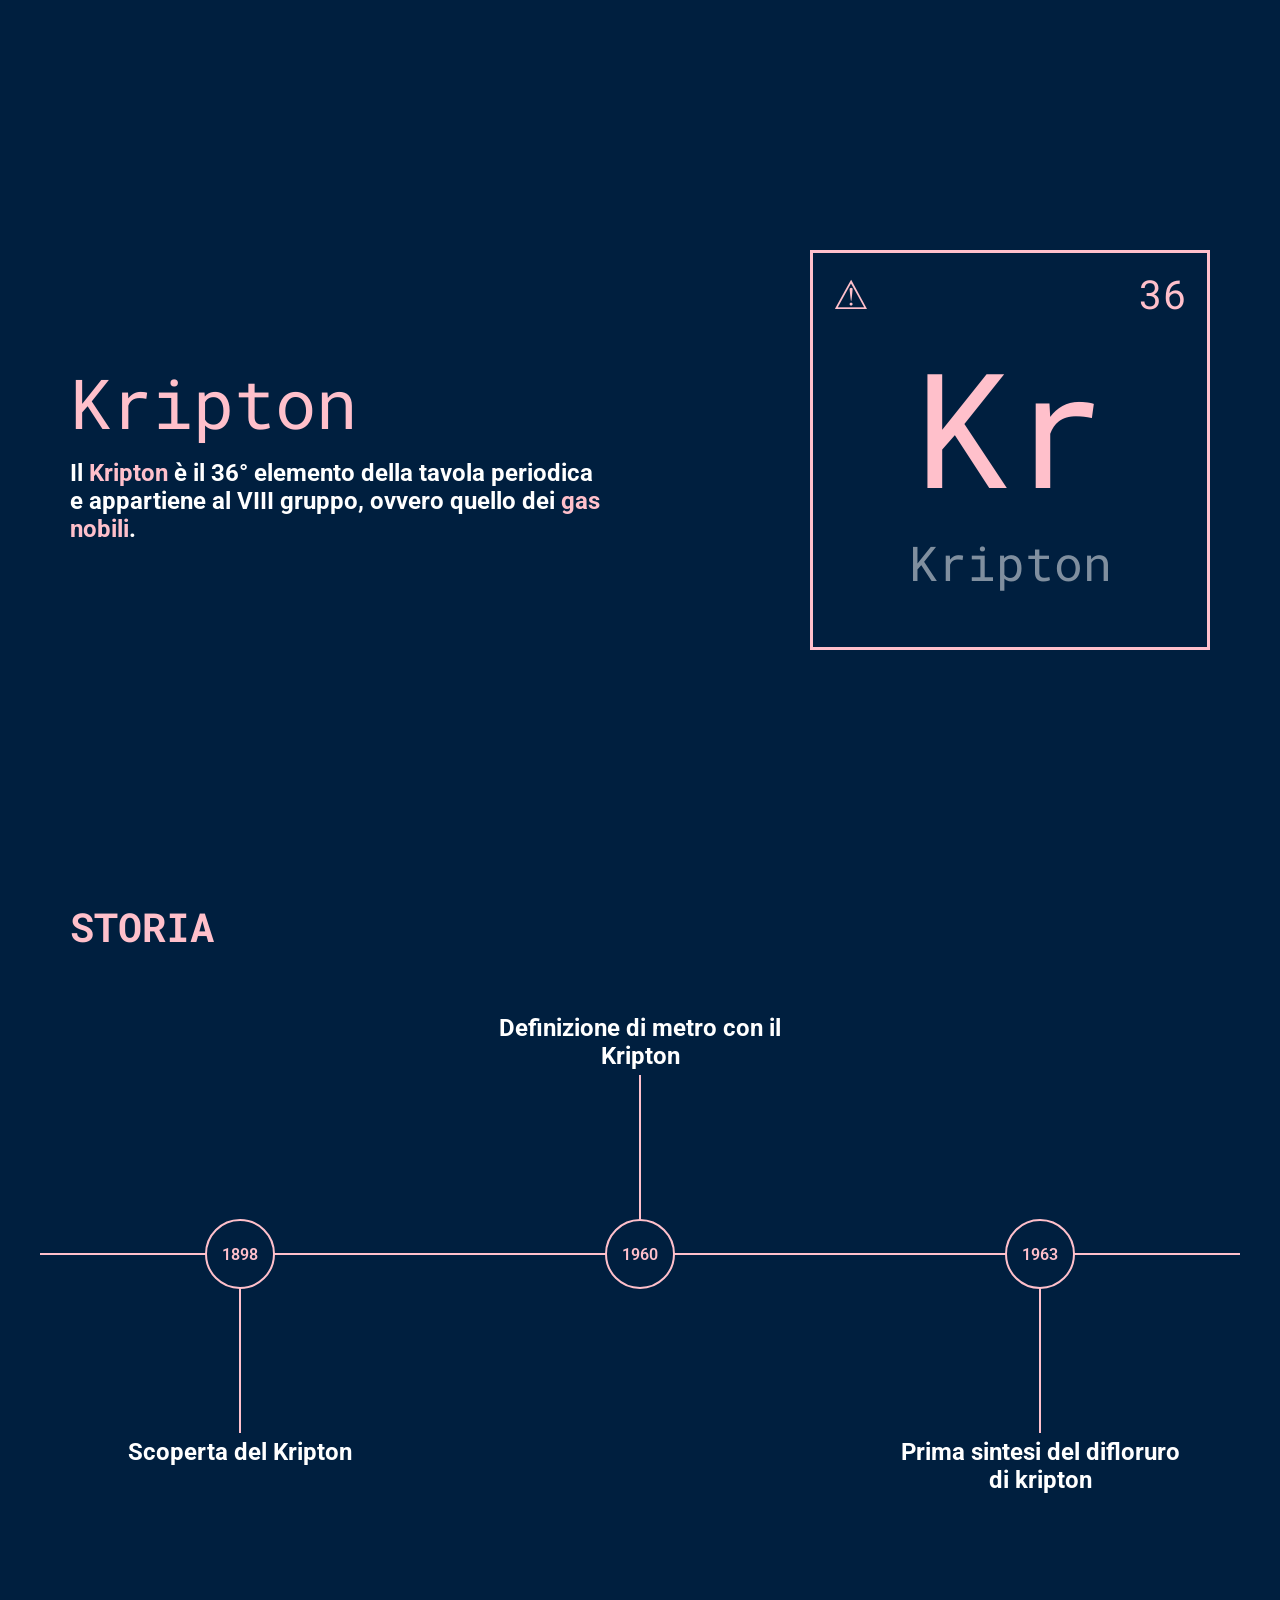
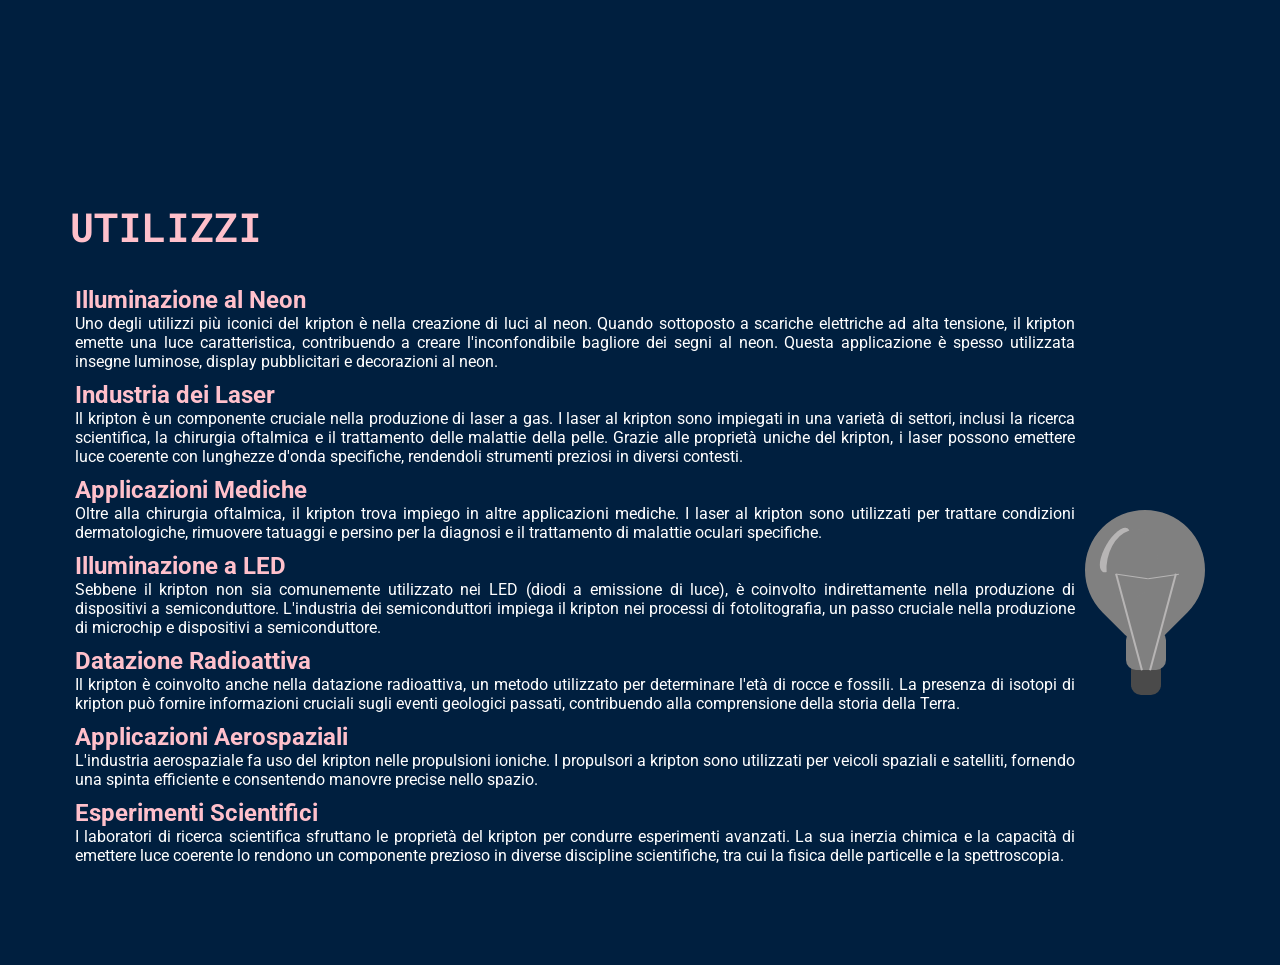
<file: index.html>
<!DOCTYPE html>
<html lang="en">
<head>
    <meta charset="UTF-8">
    <meta name="viewport" content="width=device-width, initial-scale=1.0">
    <link rel="stylesheet" href="style.css">
    <link rel="shortcut icon" href="./images/favicon.jpg" type="image/x-icon">
    <title>Kripton</title>
</head>
<body>
    <header id="navbar">
        <div class="title font3">
            <p>Kripton</p>
        </div>
        <nav class="font2">
            <ul>
                <li>
                    <a href="#info">
                        <h3>Info</h3>
                    </a>
                </li>
                <li>
                    <a href="#storia">
                        <h3>Storia</h3>
                    </a>
                </li>
                <li>
                    <a href="#utilizzi">
                        <h3>Utilizzi</h3>
                    </a>
                </li>
            </ul>            
        </nav>
    </header>
    <div class="superContainer">
        <div class="info" id="info">
            <section class="font2 description">
                <p class="font3 desT">Kripton</p>
                <h2>Il <span class="pink" onclick="openPopUp1()">Kripton</span> è il 36° elemento della tavola periodica <br>e appartiene al VIII gruppo, ovvero quello dei <span class="pink" onclick="openPopUp2()">gas nobili</span>.</h2>
            </section>
            <div class="cardContainer">
                <section class="kriptonCard font3">
                    <div class="infoEle">
                        <div class="warning" onclick="openPopUp3()">&#9888</div>
                        <p class="atomicNum">36</p>
                    </div>
                    <p class="element">Kr</p>
                    <p class="elementName">Kripton</p>
                </section>
            </div>
        </div>
        <div class="storia font2" id="storia">
            <h1 class="subtitle font3">STORIA</h1>
            <div class="pt2">
                
                <div class="data1">
                    <div class="line"></div>
                    <div class="circle" onclick="openPopUp4()">1898</div>
                    <div class="line"></div>
                    <div class="image1">
                        <div class="vline"></div>
                        <h2>Scoperta del Kripton</h2>
                    </div>
                </div>                
                <div class="data2">
                    <div class="image2">
                        <h2>Definizione di metro con il Kripton</h2>
                        <div class="vline"></div>
                    </div>
                    <div class="line"></div>
                    <div class="circle" onclick="openPopUp5()">1960</div>
                    <div class="line"></div>
                </div>
                <div class="data3">
                    <div class="line"></div>
                    <div class="circle" onclick="openPopUp6()">1963</div>
                    <div class="line"></div>
                    <div class="image3">
                        <div class="vline"></div>
                        <h2>Prima sintesi del difloruro di kripton</h2>
                    </div>
                </div> 
            </div>
            
        </div>
        <div class="utilizzi" id="utilizzi">
            <h1 class="subtitle font3">UTILIZZI</h1>
            <div class="textUtilizzi font2">
                <div class="mappaconcettuale">
                    <h2>Illuminazione al Neon</h2>
                    Uno degli utilizzi più iconici del kripton è nella creazione di luci al neon. Quando sottoposto a scariche elettriche ad alta tensione, il kripton emette una luce caratteristica, contribuendo a creare l'inconfondibile bagliore dei segni al neon. Questa applicazione è spesso utilizzata insegne luminose, display pubblicitari e decorazioni al neon.

                    <h2>Industria dei Laser</h2>
                    Il kripton è un componente cruciale nella produzione di laser a gas. I laser al kripton sono impiegati in una varietà di settori, inclusi la ricerca scientifica, la chirurgia oftalmica e il trattamento delle malattie della pelle. Grazie alle proprietà uniche del kripton, i laser possono emettere luce coerente con lunghezze d'onda specifiche, rendendoli strumenti preziosi in diversi contesti.

                    <h2>Applicazioni Mediche</h2>
                    Oltre alla chirurgia oftalmica, il kripton trova impiego in altre applicazioni mediche. I laser al kripton sono utilizzati per trattare condizioni dermatologiche, rimuovere tatuaggi e persino per la diagnosi e il trattamento di malattie oculari specifiche.

                    <h2>Illuminazione a LED</h2>
                    Sebbene il kripton non sia comunemente utilizzato nei LED (diodi a emissione di luce), è coinvolto indirettamente nella produzione di dispositivi a semiconduttore. L'industria dei semiconduttori impiega il kripton nei processi di fotolitografia, un passo cruciale nella produzione di microchip e dispositivi a semiconduttore.

                    <h2>Datazione Radioattiva</h2>
                    Il kripton è coinvolto anche nella datazione radioattiva, un metodo utilizzato per determinare l'età di rocce e fossili. La presenza di isotopi di kripton può fornire informazioni cruciali sugli eventi geologici passati, contribuendo alla comprensione della storia della Terra.

                    <h2>Applicazioni Aerospaziali</h2>
                    L'industria aerospaziale fa uso del kripton nelle propulsioni ioniche. I propulsori a kripton sono utilizzati per veicoli spaziali e satelliti, fornendo una spinta efficiente e consentendo manovre precise nello spazio.

                    <h2>Esperimenti Scientifici</h2>
                    I laboratori di ricerca scientifica sfruttano le proprietà del kripton per condurre esperimenti avanzati. La sua inerzia chimica e la capacità di emettere luce coerente lo rendono un componente prezioso in diverse discipline scientifiche, tra cui la fisica delle particelle e la spettroscopia.
                </div>
                <div class="lampadina">
                    <div class="boh" onmouseover="change('a', 'b', 'c', 'd')" onmouseleave="change2('a', 'b', 'c', 'd')" onclick="openPopUp7()"></div>
                    <div class="head" onmouseover="change('a', 'b', 'c', 'd')" onmouseleave="change2('a', 'b', 'c', 'd')" onclick="openPopUp7()"></div>
                    <div class="ultima"></div>
                    <div class="riflesso" onmouseover="change('a', 'b', 'c', 'd')" onmouseleave="change2('a', 'b', 'c', 'd')" onclick="openPopUp7()"></div>
                    <div class="bello" onmouseover="change('a', 'b', 'c', 'd')" onmouseleave="change2('a', 'b', 'c', 'd')" onclick="openPopUp7()"></div>
                    <div class="res1 a" id="a" onmouseover="change('a', 'b', 'c', 'd')" onmouseleave="change2('a', 'b', 'c', 'd')" onclick="openPopUp7()"></div>
                    <div class="res1 b" id="b" onmouseover="change('a', 'b', 'c', 'd')" onmouseleave="change2('a', 'b', 'c', 'd')" onclick="openPopUp7()"></div>
                    <div class="res2 c" id="c" onmouseover="change('a', 'b', 'c', 'd')" onmouseleave="change2('a', 'b', 'c', 'd')" onclick="openPopUp7()"></div>
                    <div class="res2 d" id="d" onmouseover="change('a', 'b', 'c', 'd')" onmouseleave="change2('a', 'b', 'c', 'd')" onclick="openPopUp7()"></div>
                </div>
            </div>
        </div>
    </div>
    <div id="pop-ups" class="font2">
        <h1 id="cross" class="font1" onclick="crossFunction()">X</h1>
        <div id="pop-ups1" class="pop-up">
            <h1 class="font3">INFORMAZIONI</h1>
            <br>
            <table border="1" cellspacing="0">
                <tr>
                    <td>Simbolo elemento</td>
                    <td>Kr</td>
                </tr>
                <tr>
                    <td>Numero atomico</td>
                    <td>36</td>
                </tr>
                <tr>
                    <td>Massa atomica relativa</td>
                    <td>83.798</td>
                </tr>
                <tr>
                    <td>Temperatura di fusione</td>
                    <td>-156.6°C</td>
                </tr>
                <tr>
                    <td>Temperatura di ebollizione</td>
                    <td>-152.3°C</td>
                </tr>
                <tr>
                    <td>Stato di aggregazione</td>
                    <td>Gassoso</td>
                </tr>
                <tr>
                    <td>Densità (20°C)</td>
                    <td>3.48 g/cm<sup>3</sup></td>
                </tr>
                <tr>
                    <td>Numero di ossidazione</td>
                    <td>2.4</td>
                </tr>
                <tr>
                    <td>Energia di prima ionizzazione</td>
                    <td>1350,8 KJ/mol</td>
                </tr>
                <tr>
                    <td>Raggio atomico</td>
                    <td>189 pm</td>
                </tr>
                <tr>
                    <td>Configurazione elettronica</td>
                    <td>[Ar]3d<sup>10</sup>4s<sup>2</sup>4p<sup>6</sup></td>
                </tr>
                <tr>
                    <td>Energia di ionizzazione [eV]</td>
                    <td>13,9996</td>
                </tr>
                <tr>
                    <td>Percentuale nella composizione della massa terrestre</td>
                    <td>2*10<sup>-8</sup>%</td>
                </tr>
            </table>
        </div>
        <div id="pop-ups2" class="pop-up">
            <h1 class="font3">TAVOLA PERIODICA</h1>
            <img src="./images/Tavola_periodica.svg" alt="tavola periodica">
        </div>
        <div id="pop-ups3" class="pop-up">
            <h1 class="font3">È PERICOLOSO?</h1>
            <br>
            <p>Il kripton è considerato sicuro in forma di gas nobile e non tossico per gli esseri umani nelle normali condizioni di utilizzo.<br>L'inalazione di piccole quantità di kripton gassoso di solito non è dannosa, ma, dato che è un gas asfissiante, l'esposizione a grandi quantità potrebbe avere effetti avversi.<br>Per quanto riguarda la radioattività, non è un elemento particolarmente pericoloso perché ha quasi tutti gli elementi presenti in natura stabili, tranne il <sup>78</sup>Kr che però ha un tempo di dimezzamento di 9.2*10<sup>21</sup>.</p>
        </div>
        <div id="pop-ups4" class="pop-up">
            <h1 class="font3">1898</h1>
            <br>
            <p>La storia del kripton è legata alla sua scoperta avvenuta nel 1898 ad opera dei chimici britannici Sir William Ramsay e Morris Travers. Isolato per la prima volta dalla frazione gassosa dell'aria, il kripton fu identificato come un nuovo elemento gassoso. Il suo nome deriva dal greco "kryptos," che significa "nascosto," riflettendo la difficoltà di isolare questo gas incolore e inodore.</p>
            <div class="imagePop">
                <img src="./images/scienziati.png">
            </div>
        </div>
        <div id="pop-ups5" class="pop-up">
            <h1 class="font3">1960</h1>
            <br>
            <p>Oltre alla sua scoperta, il kripton ha svolto un ruolo significativo nella definizione del metro. Nel 1960, la lunghezza del metro è stata ufficialmente definita in termini della lunghezza d'onda di una riga spettrale specifica emessa dal kripton-86. Questa definizione ha fornito una base più precisa per la misurazione delle distanze, contribuendo agli standard di misurazione globali.</p>
        </div>
        <div id="pop-ups6" class="pop-up">
            <h1 class="font3">1963</h1>
            <br>
            <p>La prima sintesi del fluoro di kripton (KrF<sub>2</sub>) è stata un risultato rilevante in campo chimico. Questo composto è stato ottenuto per la prima volta da parte dei ricercatori Margarete von Bünau e Karl-Otto Christe nel 1963. La sintesi coinvolge la reazione tra il kripton e il fluoro (F<sub>2</sub>) in condizioni specifiche.

                Il KrF<sub>2</sub> è un fluoruro di kripton che ha proprietà di interesse a causa della sua reattività. La sua formazione ha sfidato l'idea precedente che i gas nobili fossero generalmente inerti chimicamente. La scoperta del KrF<sub>2</sub> ha contribuito a comprendere meglio le possibilità di formazione di composti dei gas nobili.
                
                La sintesi del KrF<sub>2</sub> ha aperto nuove prospettive nella chimica dei gas nobili, dimostrando che sotto certe condizioni essi potevano reagire e formare legami chimici con altri elementi. Questo risultato ha avuto un impatto significativo nell'ambito della chimica inorganica e nella comprensione delle caratteristiche chimiche dei gas nobili.
        </div>
        <div id="pop-ups7" class="pop-up">
            <h1 class="font3">Curiosità</h1>
            <br>
            <p>Pur essendo un gas nobile il krypton si lega con altri elementi diversi dal fluoro.<br>Infatti sono stati scoperti i cristalli di idruro di kripton (Kr(H<sub>2</sub>)<sub>4</sub>) che possono essere coltivati solo a pressioni superiori ai 5GPa e hanno una struttura cubica centrata sulla faccia in cui gli ottaedri di krypton sono circondati da molecole di idrogeno orientate in modo casuale.</p>
            <div class="imagePop">
                <img src="./images/491px-Krypton_hydride_structure.png">
            </div>
            
        </div>
    </div>
    <script src="main.js"></script>
</body>
</html>
</file>
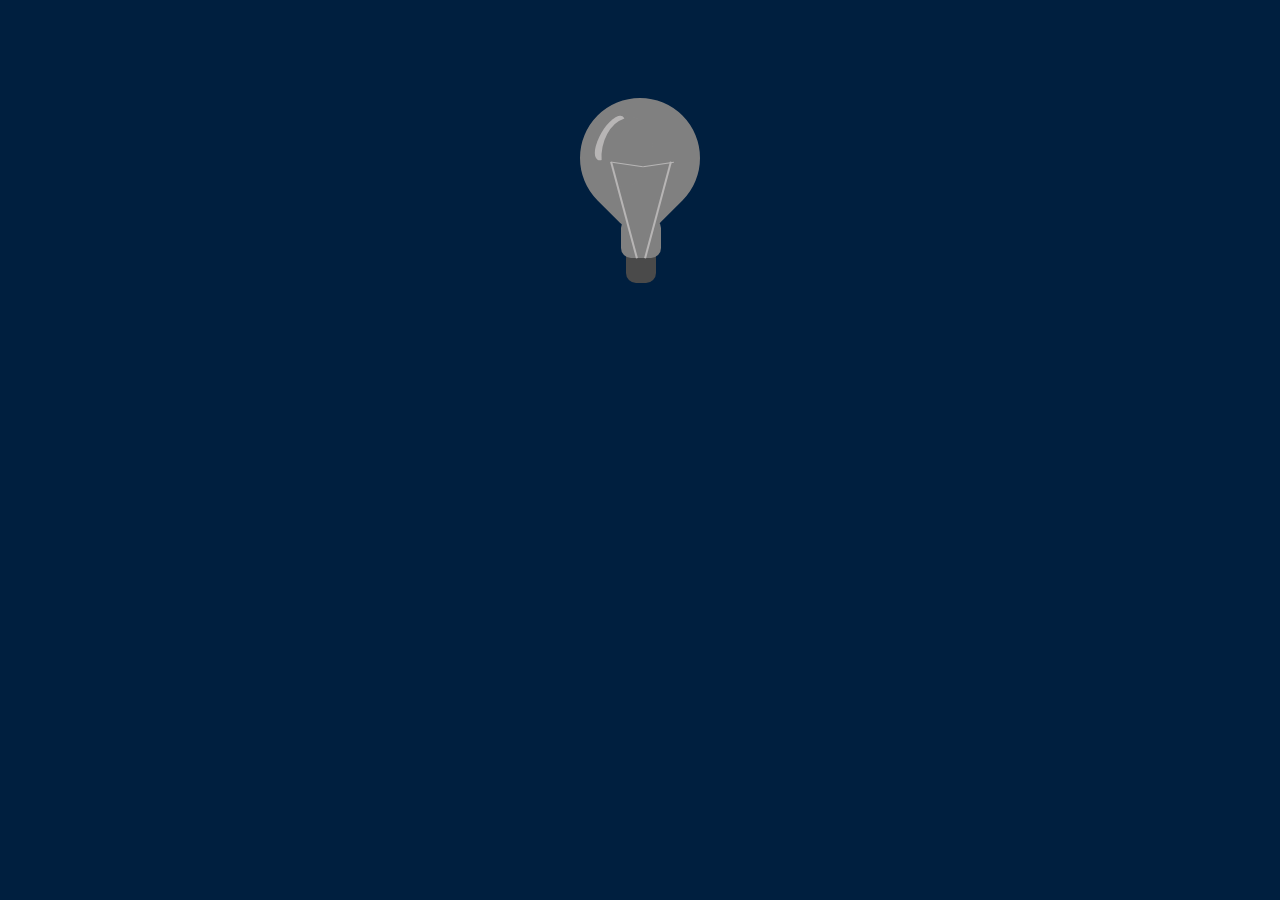
<file: lampadina.html>
<!DOCTYPE html>
<html lang="en">
<head>
    <meta charset="UTF-8">
    <meta name="viewport" content="width=device-width, initial-scale=1.0">
    <title>Lampadina</title>
    <style>
        body
        {
            background: #001F3F;
            display: flex;
            align-items: center;
            justify-content: center;
            height: 300px;
        }
        .lampadina
        {
            position: relative;
        }
        .head
        {
            width: 120px;
            height: 120px;
            background: gray;
            border-radius: 190px 90px 190px 190px;
            transform: rotate(135deg);
        }
        .boh
        {
            width: 40px;
            background: gray;
            height: 40px;
            position: absolute;
            left: 41px;
            border-radius: 10px;
            top: 120px;
        }
        .ultima
        {
            width: 30px;
            height: 35px;
            background: rgb(74, 74, 74);
            position: absolute;
            top: 150px;
            left: 46px;
            z-index: -1;
            border-radius: 10px;
        }
        .res1
        {
            width: 2px;
            height: 100px;
            background: rgb(183, 181, 181);
            transform: rotate(-15deg);
            position: absolute;
            left: 43px;
            top: 62px;
            z-index: 2;
            transition: 0.5s;
        }
        .b
        {
            transform: rotate(15deg);
            left: 77px;
        }
        .res2
        {
            width: 31px;
            height: 1px;
            background: rgb(183, 181, 181);
            position: absolute;
            transform: rotate(8deg);
            left: 32px;
            top: 66px;
            z-index: 2;
            transition: 0.5s;

        }
        .d
        {
            transform: rotate(-8deg);
            left: calc(32px + 31px);
        }
        .riflesso
        {
            width: 20px;
            height: 50px;
            background: rgb(183, 181, 181);
            border-radius: 50%;
            position: absolute;
            top: 15px;
            rotate: 30deg;
            left: 20px;
        }
        .circle
        {
            width: 50px;
            height: 70px;
            background: gray;
            border-radius: 50%;
            z-index: 1;
            position: absolute;
            top: 19px;
            left: 22px;
            rotate: 12deg;
        }
        .lampadina
        {
            cursor: pointer;
        }
    </style>
</head>
<body>
    <div class="lampadina">
        <div class="head" onmouseover="change('a', 'b', 'c', 'd')" onmouseleave="change2('a', 'b', 'c', 'd')"></div>
        <div class="boh" onmouseover="change('a', 'b', 'c', 'd')" onmouseleave="change2('a', 'b', 'c', 'd')"></div>
        <div class="ultima"></div>
        <div class="riflesso" onmouseover="change('a', 'b', 'c', 'd')" onmouseleave="change2('a', 'b', 'c', 'd')"></div>
        <div class="circle" onmouseover="change('a', 'b', 'c', 'd')" onmouseleave="change2('a', 'b', 'c', 'd')"></div>
        <div class="res1 a" id="a" onmouseover="change('a', 'b', 'c', 'd')" onmouseleave="change2('a', 'b', 'c', 'd')"></div>
        <div class="res1 b" id="b" onmouseover="change('a', 'b', 'c', 'd')" onmouseleave="change2('a', 'b', 'c', 'd')"></div>
        <div class="res2 c" id="c" onmouseover="change('a', 'b', 'c', 'd')" onmouseleave="change2('a', 'b', 'c', 'd')"></div>
        <div class="res2 d" id="d" onmouseover="change('a', 'b', 'c', 'd')" onmouseleave="change2('a', 'b', 'c', 'd')"></div>
    </div>
    <script>
        function change(a, b, c, d)
        {
            document.getElementById(a).style.background = "#FFC0CB"; 
            document.getElementById(b).style.background = "#FFC0CB"; 
            document.getElementById(c).style.background = "#FFC0CB"; 
            document.getElementById(d).style.background = "#FFC0CB";
            document.getElementById(a).style.boxShadow = "0px -15px 60px 3px rgba(255, 192, 203, 1),0 -15px 70px 6px rgba(255, 192, 203, 1),0 -15px 80px 12px rgba(255, 192, 203, 1)"
            document.getElementById(b).style.boxShadow = "0px -15px 60px 3px rgba(255, 192, 203, 1),0 -15px 70px 6px rgba(255, 192, 203, 1),0 -15px 80px 12px rgba(255, 192, 203, 1)" 
            document.getElementById(c).style.boxShadow = "0px -15px 60px 3px rgba(255, 192, 203, 1),0 -15px 70px 6px rgba(255, 192, 203, 1),0 -15px 80px 12px rgba(255, 192, 203, 1)" 
            document.getElementById(d).style.boxShadow = "0px -15px 60px 3px rgba(255, 192, 203, 1),0 -15px 70px 6px rgba(255, 192, 203, 1),0 -15px 80px 12px rgba(255, 192, 203, 1)" 

        }
        function change2(a, b, c, d)
        {
            document.getElementById(a).style.background = "rgb(183, 181, 181)"; 
            document.getElementById(b).style.background = "rgb(183, 181, 181)"; 
            document.getElementById(c).style.background = "rgb(183, 181, 181)"; 
            document.getElementById(d).style.background = "rgb(183, 181, 181)";
            document.getElementById(a).style.boxShadow = "0px 0px 0px"
            document.getElementById(b).style.boxShadow = "0px 0px 0px" 
            document.getElementById(c).style.boxShadow = "0px 0px 0px" 
            document.getElementById(d).style.boxShadow = "0px 0px 0px" 

        }
    </script>
</body>

</html>
</file>
<file: style.css>
@import url('https://fonts.googleapis.com/css2?family=Nova+Square&family=Roboto&family=Roboto+Mono&display=swap');
@import url('https://fonts.googleapis.com/css2?family=Sacramento&display=swap');
:root
{
    --background: #001F3F;
    --background2: #00000083;
    --text: #fff;
    --kriptonColor: #FFC0CB;
    --text2: #000;
}
.font1
{
    font-family: 'Nova Square', sans-serif;
}
.font2
{
    font-family: 'Roboto', sans-serif;
}
.font3
{
    font-family: 'Roboto Mono', monospace;
}
*
{
    margin: 0;
    padding: 0;
    box-sizing: border-box;
}
::-webkit-scrollbar
{
    width: 10px;
    transition: 1s;
    background: var(--background);
}
::-webkit-scrollbar-track
{
    background: none;
}
::-webkit-scrollbar-thumb
{
    background: var(--text);
    border-radius: 50px;
    
}
::-webkit-scrollbar-thumb:hover
{
    background: var(--kriptonColor);
}
html
{
    scroll-behavior: smooth;
}
body
{
    background: var(--background);
    color: var(--text);
    transition: 1s;
    padding-bottom: 100px;
    transition: 0.5s linear;
    
}
header
{
    position: fixed;
    display: flex;
    flex-direction: row;
    align-items: center;
    justify-content: center;
    width: 100%;
    height: 80px;
    top: -150px;
    transition: 0.3s;
    background: var(--background);
    z-index: 2;
}
.title
{
    
    position: absolute;
    left: 1%;
    top: 1%;
}
.title p
{

    font-size: 3.7rem;
    margin-left: 1%;
    color: var(--kriptonColor);
    cursor: default;
}
header nav ul
{
    display: flex;
    flex-direction: row;
    list-style: none;
    justify-content: center;
}
header nav ul li
{
    display: flex;
    width: 300px;
    justify-content: center;
}
header nav ul li:nth-child(1)
{
    justify-content: flex-end;
}
header nav ul li:nth-child(3)
{
    justify-content: flex-start;
}
header nav ul li a
{
    text-decoration: none;
    color: var(--text);
    transition: 0.3s;
}
header nav ul li a:hover
{
    color: var(--kriptonColor);
}
.superContainer
{
    margin: 0px 70px;
}
.info
{
    height: 100vh;
    display: grid;
    align-items: center;
    grid-template-columns: repeat(2, 1fr);
    grid-template-rows: 1fr;
    grid-column-gap: 0px;
    grid-row-gap: 0px;
}
.cardContainer
{
    grid-area: 1 / 2 / 2 / 3;
    display: flex;
    justify-content: flex-end;
}
.kriptonCard
{
    width: 400px;
    height: 400px;
    display: flex;
    flex-direction: column;
    align-items: center;
    justify-content: center;
    position: relative;
    border: 3px solid var(--kriptonColor);
    color: var(--kriptonColor);
    cursor: default;
}
.infoEle
{
    width: 90%;
    display: flex;
    margin-top: -10%;
    font-size: 2.5rem;
    align-items: center;
    justify-content: space-between;

}
.warning
{
    cursor: pointer;
}
.element
{
    font-size: 10.0rem;
}
.elementName
{
    font-size: 3.0rem;
    color: var(--text);
    opacity: 50%;
}
.description
{
    grid-area: 1 / 1 / 2 / 2;
}
.desT
{
    font-size: 4.3rem;
    color: var(--kriptonColor);
    cursor: default;
}
.description h2
{
    margin-top: 2%;
}
.pink
{
    color: var(--kriptonColor);
    cursor: pointer;
}
.pink:hover
{
    text-decoration: underline;
}
.storia
{
    height: 100vh;
}
.subtitle
{
    color: var(--kriptonColor);
    font-size: 2.5rem;
}
.pt2
{
    margin-top: 300px;
    display: flex;
    justify-content: center;
    color: var(--kriptonColor);
}
.data1, .data2, .data3
{
    position: relative;
    display: flex;
    align-items: center;
    justify-content: center;
}
.circle
{
    border: 2px solid var(--kriptonColor);
    display: flex;
    align-items: center;
    justify-content: center;
    width: 70px;
    height: 70px;
    border-radius: 50%;
    cursor: pointer;
    position: absolute;
    background: var(--background);
    transition: 0.5s;
    font-weight: 600;
}
.line
{
    width: 200px;
    height: 2px;
    background: var(--kriptonColor);
}
.circle:hover
{
    background: var(--kriptonColor);
    color: var(--background);
}
.image1, .image2, .image3
{
    width: 300px;
    position: absolute;
    display: flex;
    align-items: center;
    flex-direction: column;
    z-index: -1;
}
.image1, .image3
{
    top: 30px;
}
.image2
{
    bottom: 30px;
}
.vline
{
    height: 150px;
    width: 2px;
    background: var(--kriptonColor);
}
.image
{
    width: 100%;
}
.data1 h2, .data2 h2, .data3 h2
{
    color: var(--text);
    margin: 5px;
    text-align: center;
}
.textUtilizzi
{
    display: flex;
    flex-direction: row;
    justify-content: space-around;
    align-items: center;
    margin-top: 2%;
}
.mappaconcettuale
{
    width: 1000px;
    text-align: justify;
}
.mappaconcettuale h2
{
    color: var(--kriptonColor);
    margin-top: 1%;
}
#pop-ups
{
    background: var(--background2);
    position: absolute;
    width: 100%;
    height: 100vh;
    z-index: 3;
    display: none;
    align-items: center;
    justify-content: center;
    left: 0;
}
.pop-up
{
    background: var(--text);
    width: 50%;
    min-height: 25%;
    max-height: 70%;
    border-radius: 40px;
    position: absolute;
    padding: 40px;
    box-shadow: 27px 37px 15px -3px rgba(0,0,0,0.1);
    color: var(--text2);
    word-wrap: break-word;
    flex-direction: column;
}
#pop-ups1, #pop-ups2, #pop-ups3, #pop-ups4, #pop-ups5, #pop-ups6, #pop-ups7
{
    display: none;
}
#pop-ups #cross
{
    position: absolute;
    top: 20px;
    right: 20px;
    cursor: pointer;
}
#pop-ups #cross:hover
{
    color: var(--kriptonColor);
}
.pop-up p
{
    font-size: 1.3rem;
    text-align: justify;
}
.imagePop
{
    width: 100%;
    text-align: center;
}
.pop-up img
{
    width: 40%;
    text-align: center;
}
#pop-ups2 img
{
    width: 100%;
}
#pop-ups2 
{
    width: 70%;
    max-height: 95%;
    align-items: center;
}
#pop-ups7
{
    overflow-y: scroll;
}
#pop-ups1
{
    text-align: center;
    
}
table
{
    font-size: 1.2rem;
    text-align: center;
}
.lampadina
{
    position: relative;
}
.head
{
    width: 120px;
    height: 120px;
    background: gray;
    border-radius: 190px 90px 190px 190px;
    transform: rotate(135deg);
}
.boh
{
    width: 40px;
    background: gray;
    height: 40px;
    position: absolute;
    left: 41px;
    border-radius: 10px;
    top: 120px;
}
.ultima
{
    width: 30px;
    height: 35px;
    background: rgb(74, 74, 74);
    position: absolute;
    top: 150px;
    left: 46px;
    z-index: -1;
    border-radius: 10px;
}
.res1
{
    width: 2px;
    height: 100px;
    background: rgb(183, 181, 181);
    transform: rotate(-15deg);
    position: absolute;
    left: 43px;
    top: 62px;
    z-index: 2;
    transition: 0.5s;
}
.b
{
    transform: rotate(15deg);
    left: 77px;
}
.res2
{
    width: 31px;
    height: 1px;
    background: rgb(183, 181, 181);
    position: absolute;
    transform: rotate(8deg);
    left: 32px;
    top: 66px;
    z-index: 2;
    transition: 0.5s;

}
.d
{
    transform: rotate(-8deg);
    left: calc(32px + 31px);
}
.riflesso
{
    width: 20px;
    height: 50px;
    background: rgb(183, 181, 181);
    border-radius: 50%;
    position: absolute;
    top: 15px;
    rotate: 30deg;
    left: 20px;
}
.bello
{
    width: 50px;
    height: 70px;
    background: gray;
    border-radius: 50%;
    z-index: 1;
    position: absolute;
    top: 19px;
    left: 22px;
    rotate: 12deg;
}
.lampadina
{
    cursor: pointer;
}
.indice
{
    width: 70px;
    height: 70px;
    border-radius: 50%;
    border: solid 4px red;
    position: absolute;
    top: 277px;
    right: 40px;
}
.arrow
{
    margin: 20px;
}
</file>
